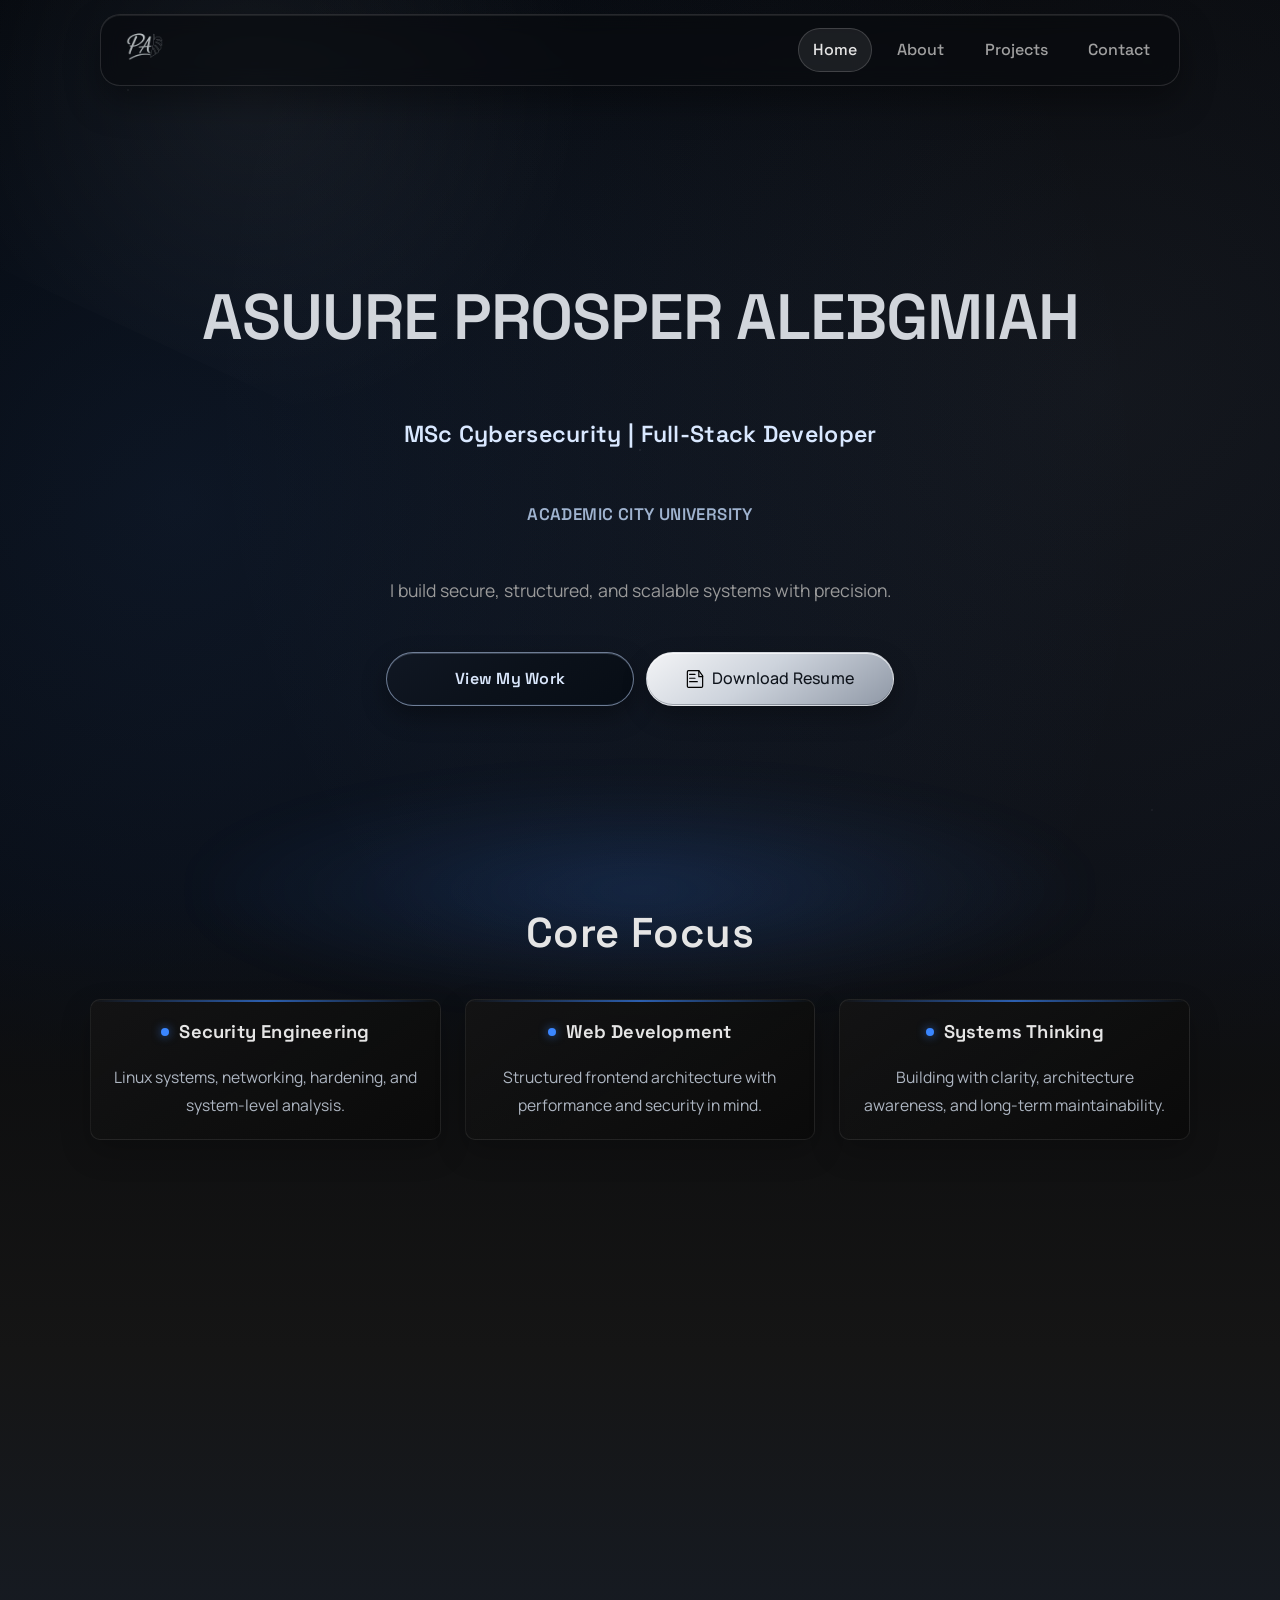
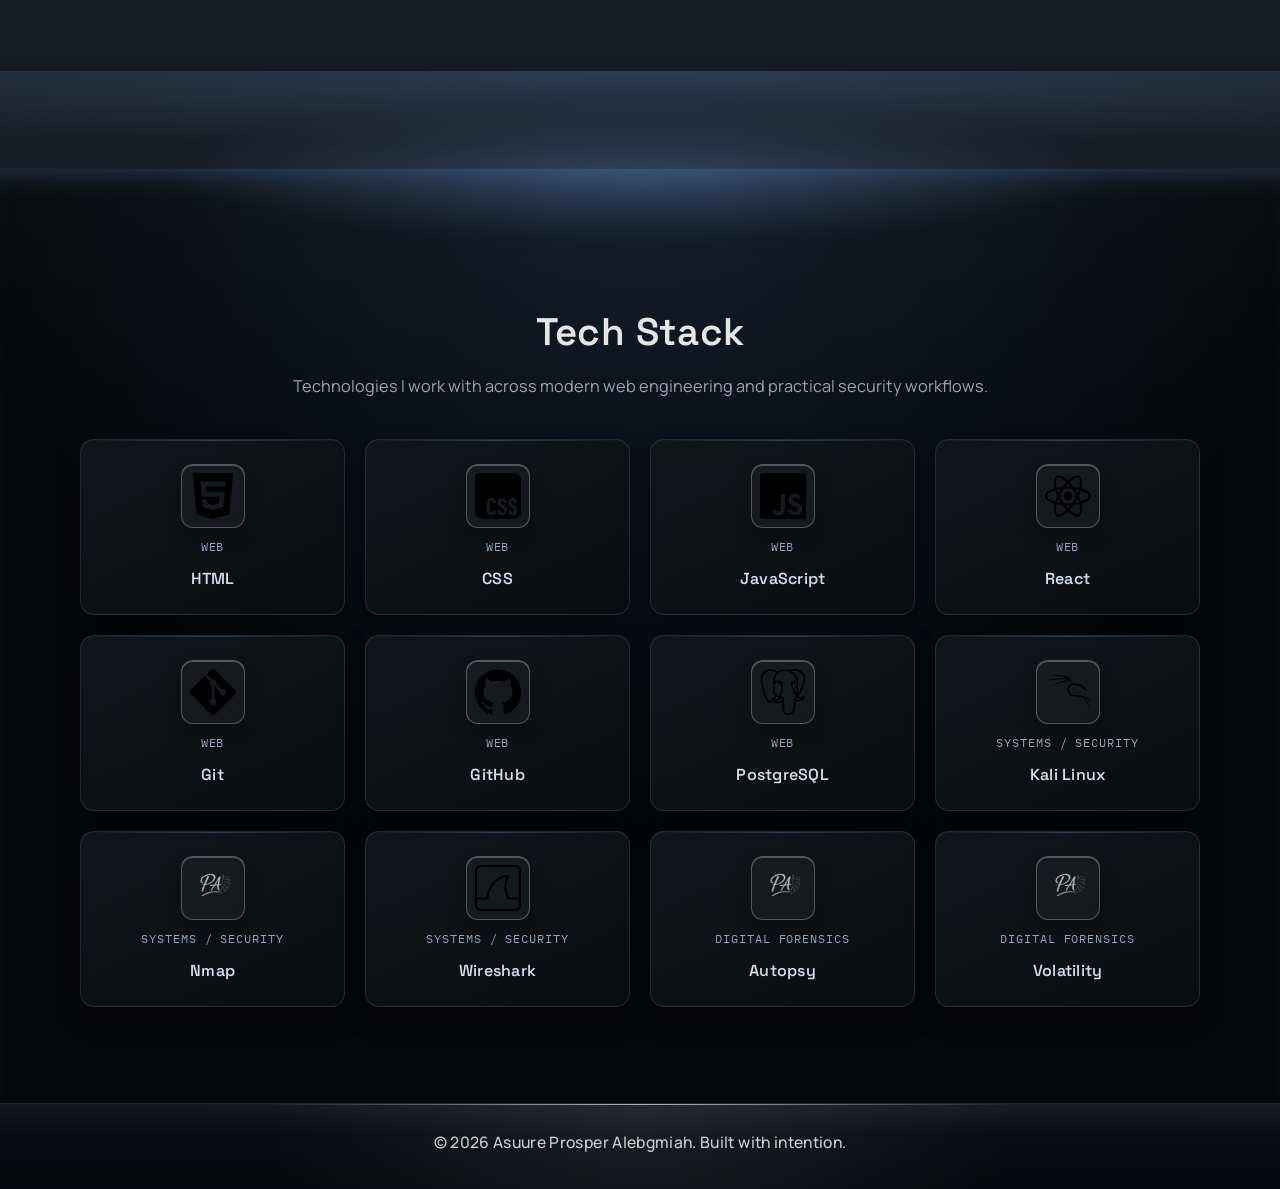
<file: index.html>
<!doctype html>
<html lang="en">
  <head>
    <meta charset="UTF-8" />
    <meta name="viewport" content="width=device-width, initial-scale=1.0" />
    <title>Asuure Prosper's Portfolio</title>
    <link rel="preconnect" href="https://fonts.googleapis.com" />
    <link rel="preconnect" href="https://fonts.gstatic.com" crossorigin />
    <link
      href="https://fonts.googleapis.com/css2?family=IBM+Plex+Mono:wght@500;600&family=Manrope:wght@400;500;600;700&family=Space+Grotesk:wght@500;600;700&display=swap"
      rel="stylesheet"
    />
    <link
      rel="icon"
      type="image/png"
      sizes="32x32"
      href="./assets/images/title-icon/generated-image_5.png"
    />

    <link rel="stylesheet" href="styles.css" />
    <script src="./script.js" defer></script>
  </head>

  <body class="home">
    <header class="navbar" id="siteNavbar">
      <div class="nav-container">
        <a class="logo" href="index.html" aria-label="Go to homepage">
          <img
            id="logo-icon2"
            class="logo-icon"
            src="./assets/images/nav-icon/generated-image_4.png"
            alt="Asuure Prosper logo"
          />
        </a>
        <button
          class="nav-toggle"
          type="button"
          aria-label="Toggle navigation menu"
          aria-expanded="false"
          aria-controls="primary-nav"
        >
          <span></span>
          <span></span>
          <span></span>
        </button>
        <nav class="nav-menu" aria-label="Primary navigation">
          <ul class="nav-links" id="primary-nav">
            <li><a href="index.html" class="active">Home</a></li>
            <li><a href="about.html">About</a></li>
            <li><a href="projects.html">Projects</a></li>
            <li><a href="contact.html">Contact</a></li>
          </ul>
        </nav>
      </div>
    </header>

    <main>
      <section class="hero">
        <div class="container hero-content">
          <div class="particles"></div>
          <h1>ASUURE PROSPER ALEBGMIAH</h1>
          <h2>MSc Cybersecurity | Full-Stack Developer</h2>
          <h3>Academic City University</h3>
          <p class="hero-subtext">
            I build secure, structured, and scalable systems with precision.
          </p>
          <div class="hero-actions">
            <a href="projects.html" class="btn-primary">View My Work</a>
            <a
              href="./assets/documents/ASUURE-PROSPER-ALEBGMIAH-CV-CyberPrime.pdf"
              class="btn-secondary"
              download="Asuure_Prosper_Alebgmiah_Resume.pdf"
              aria-label="Download resume"
            >
              <img
                src="./assets/images/resume-svg/document-svgrepo-com.svg"
                alt=""
                class="btn-icon"
                aria-hidden="true"
              />
              <span>Download Resume</span>
            </a>
          </div>
        </div>
      </section>

      <section class="core-focus">
        <div class="container">
          <h2>Core Focus</h2>
          <div class="focus-grid">
            <div class="focus-card">
              <div class="content-wrapper">
                <h3>Security Engineering</h3>
                <p>
                  Linux systems, networking, hardening, and system-level
                  analysis.
                </p>
              </div>
            </div>

            <div class="focus-card">
              <div class="content-wrapper">
                <h3>Web Development</h3>
                <p>
                  Structured frontend architecture with performance and security
                  in mind.
                </p>
              </div>
            </div>

            <div class="focus-card">
              <div class="content-wrapper">
                <h3>Systems Thinking</h3>
                <p>
                  Building with clarity, architecture awareness, and long-term
                  maintainability.
                </p>
              </div>
            </div>
          </div>
        </div>
      </section>

      <section class="tech-stack-section" aria-labelledby="tech-stack-title">
        <div class="tech-stack-inner">
          <header class="tech-stack-header">
            <h2 id="tech-stack-title">Tech Stack</h2>
            <p>
              Technologies I work with across modern web engineering and
              practical security workflows.
            </p>
          </header>

          <div class="tech-grid" role="list">
            <article class="tech-card tech-html">
              <img
                src="./assets/images/html5-svg/html5.svg"
                alt="HTML logo placeholder"
                loading="lazy"
              />
              <p class="tech-domain">Web</p>
              <h3>HTML</h3>
            </article>

            <article class="tech-card tech-css">
              <img
                src="./assets/images/css-svg/css.svg"
                alt="CSS logo placeholder"
                loading="lazy"
              />
              <p class="tech-domain">Web</p>
              <h3>CSS</h3>
            </article>

            <article class="tech-card tech-javascript">
              <img
                src="./assets/images/javascript-svg/javascript.svg"
                alt="JavaScript logo placeholder"
                loading="lazy"
              />
              <p class="tech-domain">Web</p>
              <h3>JavaScript</h3>
            </article>

            <article class="tech-card tech-react">
              <img
                src="./assets/images/react-svg/react.svg"
                alt="React logo placeholder"
                loading="lazy"
              />
              <p class="tech-domain">Web</p>
              <h3>React</h3>
            </article>

            <article class="tech-card tech-git">
              <img
                src="./assets/images/git-svg/git .svg"
                alt="Git logo placeholder"
                loading="lazy"
              />
              <p class="tech-domain">Web</p>
              <h3>Git</h3>
            </article>

            <article class="tech-card tech-github">
              <img
                src="./assets/images/github-svg/github.svg"
                alt="GitHub logo placeholder"
                loading="lazy"
              />
              <p class="tech-domain">Web</p>
              <h3>GitHub</h3>
            </article>

            <article class="tech-card tech-postgres">
              <img
                src="./assets/images/postgres-svg/postgresql.svg"
                alt="PostgreSQL logo placeholder"
                loading="lazy"
              />
              <p class="tech-domain">Web</p>
              <h3>PostgreSQL</h3>
            </article>

            <article class="tech-card tech-kali">
              <img
                src="./assets/images/kali-linux-svg/kalilinux.svg"
                alt="Kali Linux logo placeholder"
                loading="lazy"
              />
              <p class="tech-domain">Systems / Security</p>
              <h3>Kali Linux</h3>
            </article>

            <article class="tech-card tech-nmap">
              <img
                src="./assets/images/nav-icon/generated-image_4.png"
                alt="Nmap logo placeholder"
                loading="lazy"
              />
              <p class="tech-domain">Systems / Security</p>
              <h3>Nmap</h3>
            </article>

            <article class="tech-card tech-wireshark">
              <img
                src="./assets/images/wireshark-svg/wireshark.svg"
                alt="Wireshark logo placeholder"
                loading="lazy"
              />
              <p class="tech-domain">Systems / Security</p>
              <h3>Wireshark</h3>
            </article>

            <article class="tech-card tech-autopsy">
              <img
                src="./assets/images/nav-icon/generated-image_4.png"
                alt="Autopsy logo placeholder"
                loading="lazy"
              />
              <p class="tech-domain">Digital Forensics</p>
              <h3>Autopsy</h3>
            </article>

            <article class="tech-card tech-volatility">
              <img
                src="./assets/images/nav-icon/generated-image_4.png"
                alt="Volatility logo placeholder"
                loading="lazy"
              />
              <p class="tech-domain">Digital Forensics</p>
              <h3>Volatility</h3>
            </article>
          </div>
        </div>
      </section>
    </main>

    <footer class="footer">
      <div class="container">
        <p>&copy; 2026 Asuure Prosper Alebgmiah. Built with intention.</p>
      </div>
    </footer>
  </body>
</html>
</file>
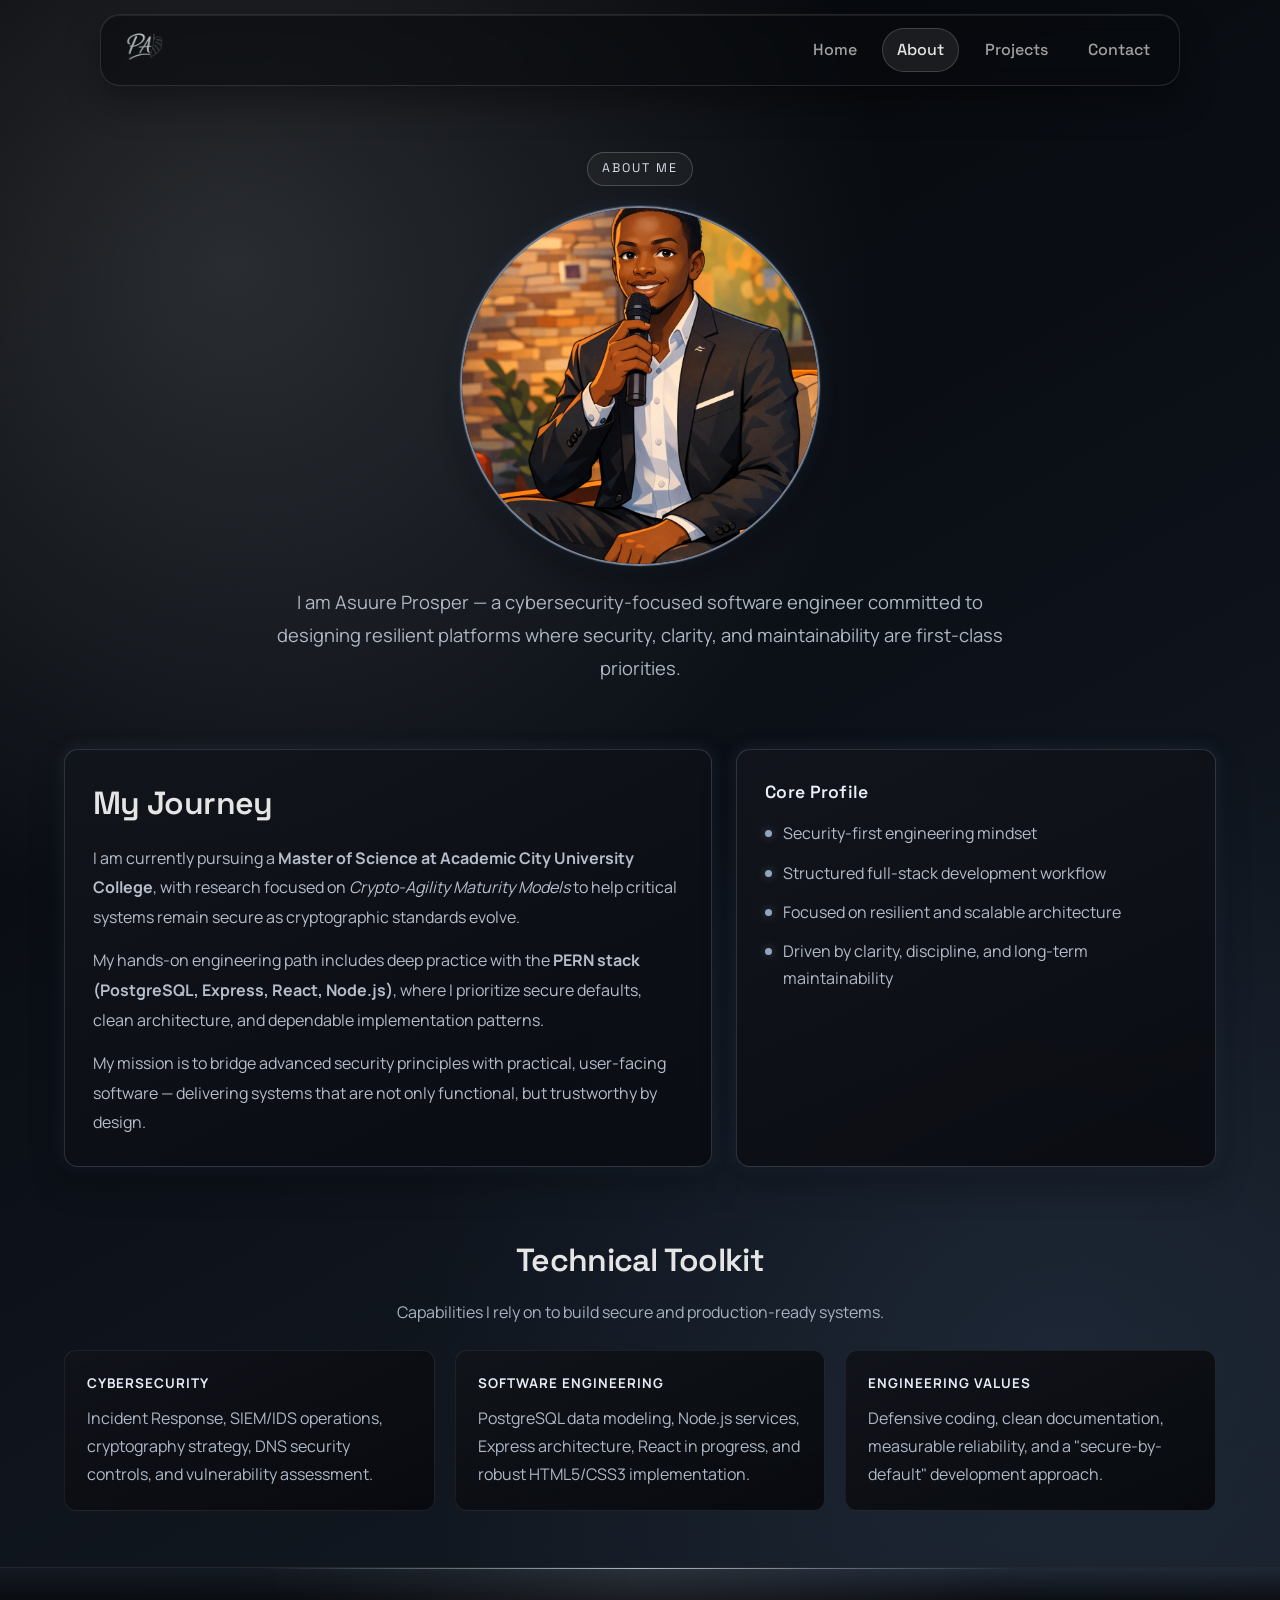
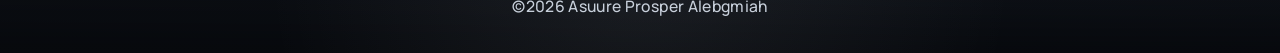
<file: about.html>
<!doctype html>
<html lang="en">
  <head>
    <meta charset="UTF-8" />
    <meta name="viewport" content="width=device-width, initial-scale=1.0" />
    <title>Asuure Prosper's Portfolio</title>
    <link rel="preconnect" href="https://fonts.googleapis.com" />
    <link rel="preconnect" href="https://fonts.gstatic.com" crossorigin />
    <link
      href="https://fonts.googleapis.com/css2?family=IBM+Plex+Mono:wght@500;600&family=Manrope:wght@400;500;600;700&family=Space+Grotesk:wght@500;600;700&display=swap"
      rel="stylesheet"
    />
    <link rel="icon" type="image/png" sizes="32x32" href="./assets/images/title-icon/generated-image_5.png" />
    <link rel="stylesheet" href="styles.css" />
     <script src="./script.js" defer></script>
  </head>

  <body class="about-theme">
     <header class="navbar" id="siteNavbar">
      <div class="nav-container">
        <a class="logo" href="index.html" aria-label="Go to homepage">
          <img
            class="logo-icon"
            src="./assets/images/nav-icon/generated-image_4.png"
            alt="Asuure Prosper logo"
          />
        </a>
        <button
          class="nav-toggle"
          type="button"
          aria-label="Toggle navigation menu"
          aria-expanded="false"
          aria-controls="primary-nav"
        >
          <span></span>
          <span></span>
          <span></span>
        </button>
        <nav class="nav-menu" aria-label="Primary navigation">
          <ul class="nav-links" id="primary-nav">
            <li><a href="index.html">Home</a></li>
            <li><a href="about.html" class="active">About</a></li>
            <li><a href="projects.html">Projects</a></li>
            <li><a href="contact.html">Contact</a></li>
          </ul>
        </nav>
      </div>
    </header>

    <main class="about-page">
      <section class="about-hero">
        <div class="container about-hero-inner">
          <p class="about-kicker">About Me</p>
          <img
            class="about-profile-image"
            src="./assets/images/about-profile-png/ChatGPT Image Feb 15, 2026, 11_52_13 AM.png"
            alt="Asuure Prosper profile picture"
          />
          <p class="about-subtitle">
            I am Asuure Prosper — a cybersecurity-focused software engineer
            committed to designing resilient platforms where security, clarity,
            and maintainability are first-class priorities.
          </p>
        </div>
      </section>

      <section class="about-section-block">
        <div class="container about-grid">
          <article class="about-panel about-story">
            <h2>My Journey</h2>
            <p>
              I am currently pursuing a
              <strong>Master of Science at Academic City University College</strong>,
              with research focused on
              <em>Crypto-Agility Maturity Models</em> to help critical systems remain
              secure as cryptographic standards evolve.
            </p>
            <p>
              My hands-on engineering path includes deep practice with the
              <strong>PERN stack (PostgreSQL, Express, React, Node.js)</strong>, where I
              prioritize secure defaults, clean architecture, and dependable
              implementation patterns.
            </p>
            <p>
              My mission is to bridge advanced security principles with practical,
              user-facing software — delivering systems that are not only functional,
              but trustworthy by design.
            </p>
          </article>

          <aside class="about-panel about-highlight">
            <h3>Core Profile</h3>
            <ul class="about-points">
              <li>Security-first engineering mindset</li>
              <li>Structured full-stack development workflow</li>
              <li>Focused on resilient and scalable architecture</li>
              <li>Driven by clarity, discipline, and long-term maintainability</li>
            </ul>
          </aside>
        </div>
      </section>

      <section class="about-section-block about-toolkit-wrap">
        <div class="container">
          <div class="about-heading">
            <h2>Technical Toolkit</h2>
            <p>Capabilities I rely on to build secure and production-ready systems.</p>
          </div>

          <div class="toolkit-grid">
            <article class="toolkit-card">
              <h4>Cybersecurity</h4>
              <p>
                Incident Response, SIEM/IDS operations, cryptography strategy,
                DNS security controls, and vulnerability assessment.
              </p>
            </article>

            <article class="toolkit-card">
              <h4>Software Engineering</h4>
              <p>
                PostgreSQL data modeling, Node.js services, Express architecture,
                React in progress, and robust HTML5/CSS3 implementation.
              </p>
            </article>

            <article class="toolkit-card">
              <h4>Engineering Values</h4>
              <p>
                Defensive coding, clean documentation, measurable reliability,
                and a "secure-by-default" development approach.
              </p>
            </article>
          </div>
        </div>
      </section>
    </main>

    <footer>
      <p>&copy;2026 Asuure Prosper Alebgmiah</p>
    </footer>
  </body>
</html>
</file>
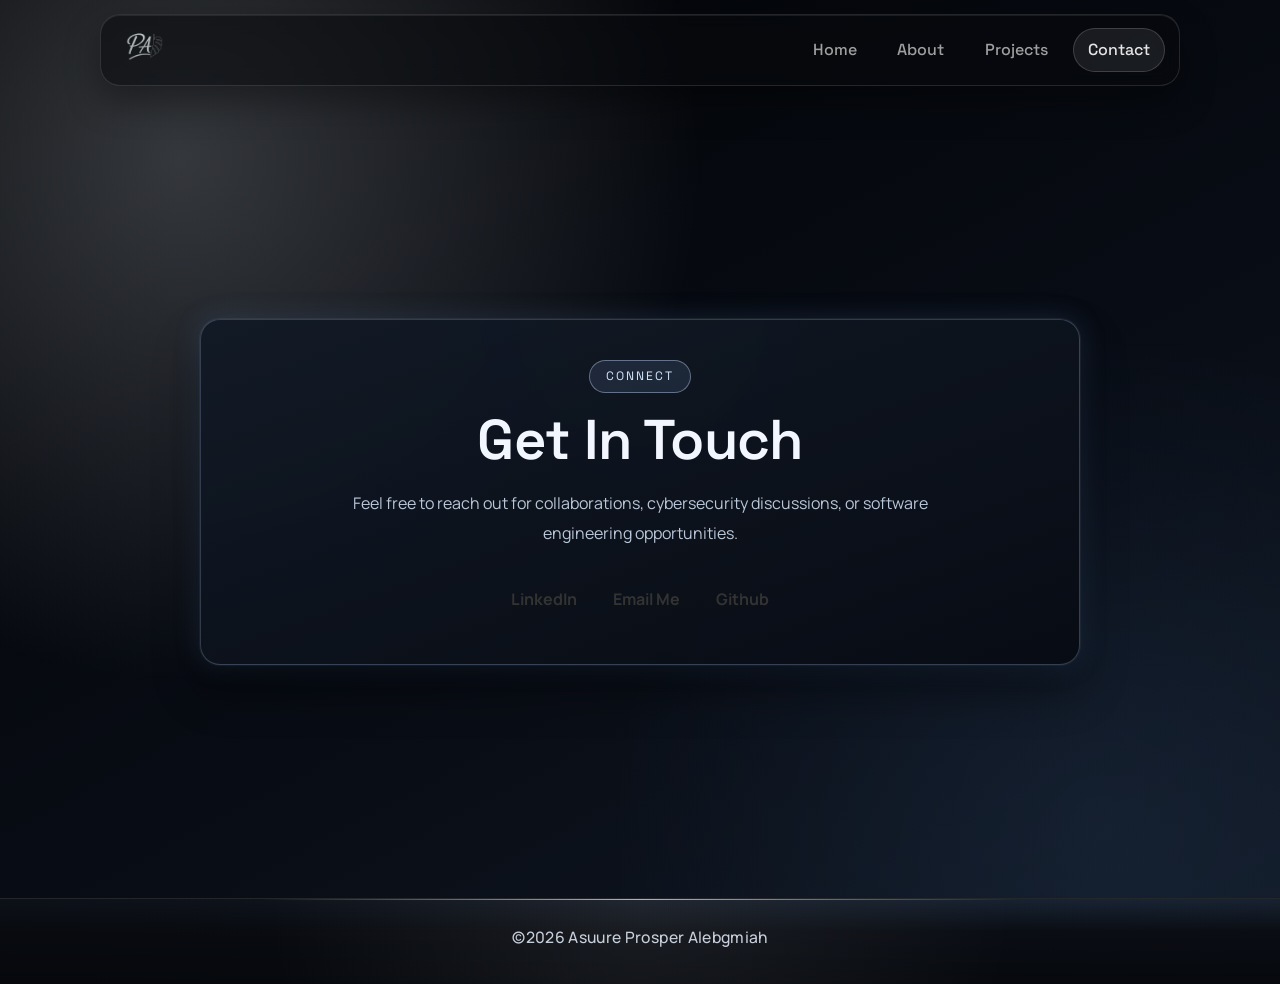
<file: contact.html>
<!doctype html>
<html lang="en">
   <head>
    <meta charset="UTF-8" />
    <meta name="viewport" content="width=device-width, initial-scale=1.0" />
    <title>Asuure Prosper's Portfolio</title>
    <link rel="preconnect" href="https://fonts.googleapis.com" />
    <link rel="preconnect" href="https://fonts.gstatic.com" crossorigin />
    <link
      href="https://fonts.googleapis.com/css2?family=IBM+Plex+Mono:wght@500;600&family=Manrope:wght@400;500;600;700&family=Space+Grotesk:wght@500;600;700&display=swap"
      rel="stylesheet"
    />
    <link rel="icon" type="image/png" sizes="32x32" href="./assets/images/title-icon/generated-image_5.png" />
    <link rel="stylesheet" href="styles.css" />
     <script src="./script.js" defer></script>
  </head>

  <body class="contact-page">
     <header class="navbar" id="siteNavbar">
      <div class="nav-container">
        <a class="logo" href="index.html" aria-label="Go to homepage">
          <img
            class="logo-icon"
            src="./assets/images/nav-icon/generated-image_4.png"
            alt="Asuure Prosper logo"
          />
        </a>
        <button
          class="nav-toggle"
          type="button"
          aria-label="Toggle navigation menu"
          aria-expanded="false"
          aria-controls="primary-nav"
        >
          <span></span>
          <span></span>
          <span></span>
        </button>
        <nav class="nav-menu" aria-label="Primary navigation">
          <ul class="nav-links" id="primary-nav">
            <li><a href="index.html">Home</a></li>
            <li><a href="about.html">About</a></li>
            <li><a href="projects.html">Projects</a></li>
            <li><a href="contact.html" class="active">Contact</a></li>
          </ul>
        </nav>
      </div>
    </header>

    <main class="contact-main">
      <section class="contact-hero" aria-labelledby="contact-hero-title">
        <div class="container contact-hero-inner">
          <p class="contact-kicker">Connect</p>
          <h1 id="contact-hero-title">Get In Touch</h1>
          <p class="contact-subtext">
            Feel free to reach out for collaborations, cybersecurity discussions,
            or software engineering opportunities.
          </p>

          <div class="social-links">
            <a
              href="https://www.linkedin.com/in/prosper-alebgmiah-asuure-727830253"
              target="_blank"
              rel="noopener noreferrer"
              class="social-btn linkedin"
              >LinkedIn</a
            >
            <a
              href="mailto:asuureprosperalebgmiah@gmail.com"
              target="_blank"
              rel="noopener noreferrer"
              class="social-btn email"
              >Email Me</a
            >
            <a
              href="https://github.com/asuureprosperalebgmiah"
              target="_blank"
              rel="noopener noreferrer"
              class="social-btn github"
              >Github</a
            >
          </div>
        </div>
      </section>
    </main>

    <footer>
      <p>&copy;2026 Asuure Prosper Alebgmiah</p>
    </footer>
  </body>
</html>
</file>
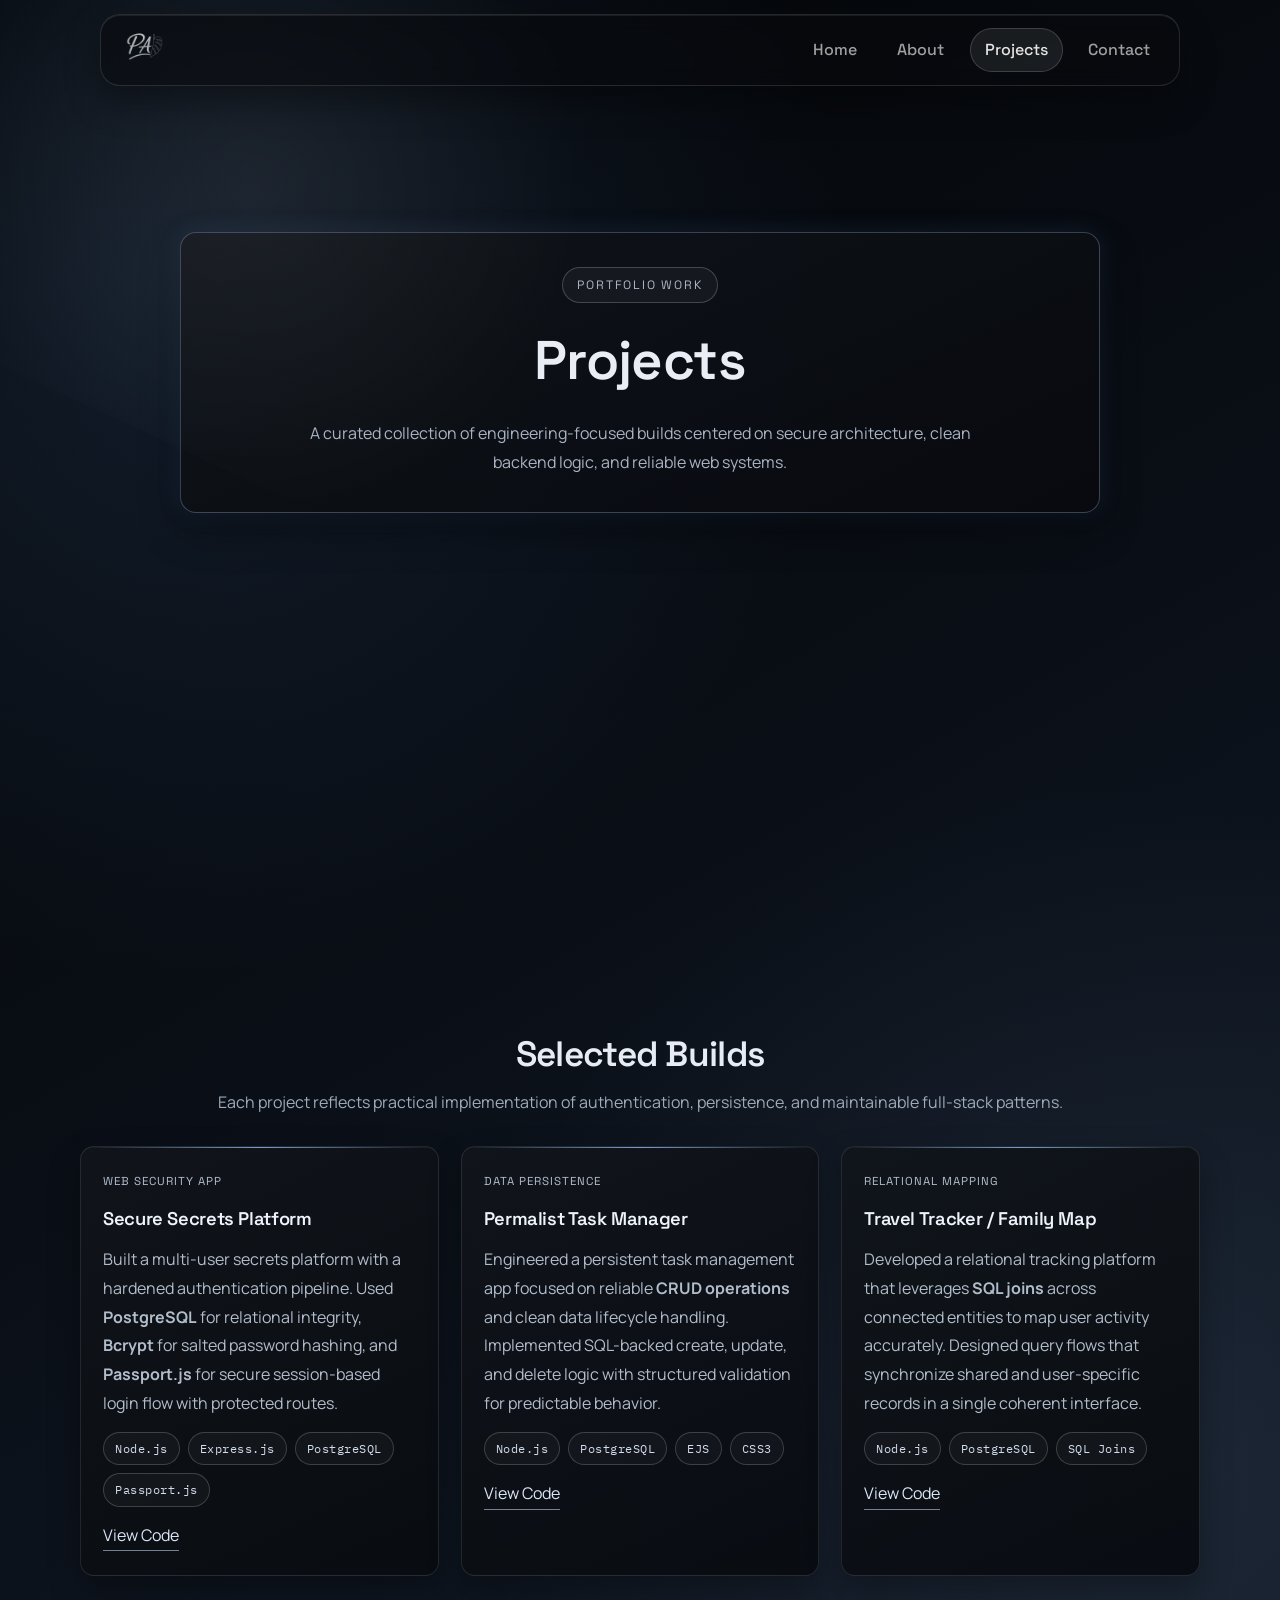
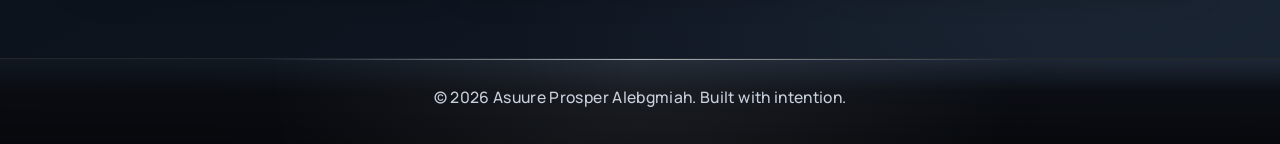
<file: projects.html>
<!doctype html>
<html lang="en">
  <head>
    <meta charset="UTF-8" />
    <meta name="viewport" content="width=device-width, initial-scale=1.0" />
    <title>Asuure Prosper's Portfolio</title>
    <link rel="preconnect" href="https://fonts.googleapis.com" />
    <link rel="preconnect" href="https://fonts.gstatic.com" crossorigin />
    <link
      href="https://fonts.googleapis.com/css2?family=IBM+Plex+Mono:wght@500;600&family=Manrope:wght@400;500;600;700&family=Space+Grotesk:wght@500;600;700&display=swap"
      rel="stylesheet"
    />
    <link
      rel="icon"
      type="image/png"
      sizes="32x32"
      href="./assets/images/title-icon/generated-image_5.png"
    />
    <link rel="stylesheet" href="styles.css" />
    <script src="./script.js" defer></script>
  </head>

  <body class="project-page">
    <header class="navbar" id="siteNavbar">
      <div class="nav-container">
        <a class="logo" href="index.html" aria-label="Go to homepage">
          <img
            class="logo-icon"
            src="./assets/images/nav-icon/generated-image_4.png"
            alt="Asuure Prosper logo"
          />
        </a>
        <button
          class="nav-toggle"
          type="button"
          aria-label="Toggle navigation menu"
          aria-expanded="false"
          aria-controls="primary-nav"
        >
          <span></span>
          <span></span>
          <span></span>
        </button>
        <nav class="nav-menu" aria-label="Primary navigation">
          <ul class="nav-links" id="primary-nav">
            <li><a href="index.html">Home</a></li>
            <li><a href="about.html">About</a></li>
            <li><a href="projects.html" class="active">Projects</a></li>
            <li><a href="contact.html">Contact</a></li>
          </ul>
        </nav>
      </div>
    </header>

    <main class="projects-main">
      <section class="projects-hero hero" aria-labelledby="projects-hero-title">
        <div class="container projects-hero-inner">
          <p class="projects-kicker">Portfolio Work</p>
          <h1 id="projects-hero-title">Projects</h1>
          <p>
            A curated collection of engineering-focused builds centered on
            secure architecture, clean backend logic, and reliable web systems.
          </p>
        </div>
      </section>

      <section
        class="projects-showcase"
        aria-labelledby="projects-showcase-title"
      >
        <div class="container projects-shell">
          <header class="projects-section-heading">
            <h2 id="projects-showcase-title">Selected Builds</h2>
            <p>
              Each project reflects practical implementation of authentication,
              persistence, and maintainable full-stack patterns.
            </p>
          </header>

          <div class="projects-grid">
            <article class="project-item">
              <p class="project-type">Web Security App</p>
              <h3>Secure Secrets Platform</h3>
              <p>
                Built a multi-user secrets platform with a hardened
                authentication pipeline. Used <strong>PostgreSQL</strong> for
                relational integrity, <strong>Bcrypt</strong> for salted
                password hashing, and <strong>Passport.js</strong> for secure
                session-based login flow with protected routes.
              </p>
              <ul class="project-tech-list" aria-label="Tech used">
                <li class="tech-node">Node.js</li>
                <li class="tech-express">Express.js</li>
                <li class="tech-postgres">PostgreSQL</li>
                <li class="tech-passport">Passport.js</li>
              </ul>
              <a href="#" class="project-link">View Code</a>
            </article>

            <article class="project-item">
              <p class="project-type">Data Persistence</p>
              <h3>Permalist Task Manager</h3>
              <p>
                Engineered a persistent task management app focused on reliable
                <strong>CRUD operations</strong> and clean data lifecycle
                handling. Implemented SQL-backed create, update, and delete
                logic with structured validation for predictable behavior.
              </p>
              <ul class="project-tech-list" aria-label="Tech used">
                <li class="tech-node">Node.js</li>
                <li class="tech-postgres">PostgreSQL</li>
                <li class="tech-ejs">EJS</li>
                <li class="tech-css3">CSS3</li>
              </ul>
              <a href="#" class="project-link">View Code</a>
            </article>

            <article class="project-item">
              <p class="project-type">Relational Mapping</p>
              <h3>Travel Tracker / Family Map</h3>
              <p>
                Developed a relational tracking platform that leverages
                <strong>SQL joins</strong> across connected entities to map user
                activity accurately. Designed query flows that synchronize
                shared and user-specific records in a single coherent interface.
              </p>
              <ul class="project-tech-list" aria-label="Tech used">
                <li class="tech-node">Node.js</li>
                <li class="tech-postgres">PostgreSQL</li>
                <li class="tech-sql">SQL Joins</li>
              </ul>
              <a href="#" class="project-link">View Code</a>
            </article>
          </div>
        </div>
      </section>
    </main>

    <footer class="footer">
      <div class="container">
        <p>&copy; 2026 Asuure Prosper Alebgmiah. Built with intention.</p>
      </div>
    </footer>
  </body>
</html>
</file>
<file: styles.css>
:root {
  /*
    ==================================================
    STYLE ORDER GUIDE
    1) Theme tokens (:root)
    2) Base / reset / typography
    3) Global layout helpers
    4) Shared components (navbar, buttons, footer)
    5) Home sections
    6) Shared/legacy utility blocks
    7) Page-specific sections (Contact, Projects, Tech Stack, About)
    8) Responsive overrides (kept near related sections)
    ==================================================
  */

  --bg-primary: #111;
  --bg-secondary: #1a1a1a;
  --text-primary: #e5e5e5;
  --text-muted: #a0a0a0;
  --accent: #3a86ff;
  --tech-section-bg: #060709;
  --tech-card-bg: linear-gradient(155deg, #121519 0%, #0b0d11 100%);
  --tech-card-border: rgba(147, 163, 184, 0.18);
  --tech-card-border-hover: rgba(93, 134, 189, 0.45);
  --tech-glow: rgba(74, 122, 183, 0.18);
  --tech-logo-bg: rgba(255, 255, 255, 0.03);
  --tech-label: #91a3bb;
  --tech-accent-line: rgba(86, 132, 189, 0.55);

  --spacing-sm: 8px;
  --spacing-md: 16px;
  --spacing-lg: 32px;

  --black-void: #000000;
  --steel-dark: #1a1a1a;
  --silver-brushed: linear-gradient(
    145deg,
    #e5e7eb 0%,
    #9ca3af 50%,
    #4b5563 100%
  );
  --silver-glow: rgba(255, 255, 255, 0.15);
  --text-silver: #d1d5db; /* Light metallic gray */
  --text-bright: #ffffff;
}

* {
  /* ========== Base Reset ========== */
  margin: 0;
  padding: 0;
  box-sizing: border-box;
}

html {
  -webkit-text-size-adjust: 100%;
  text-size-adjust: 100%;
}

img {
  max-width: 100%;
  height: auto;
  display: block;
}

a,
button {
  touch-action: manipulation;
}

a:focus-visible,
button:focus-visible {
  outline: 2px solid rgba(209, 231, 255, 0.9);
  outline-offset: 3px;
}

body {
  font-family: "Manrope", "Inter", sans-serif;
  color: var(--text-silver);
  background-color: var(--black-void);
  background:
    radial-gradient(
      circle at 15% 25%,
      rgba(58, 134, 255, 0.06),
      transparent 40%
    ),
    linear-gradient(145deg, #000000 0%, #0c0c0c 50%, #151515 100%);
  line-height: 1.6;
  overflow-x: hidden;
  background-attachment: fixed;
}

/* =========================
   Cross-Page Identity Layer
   (same theme, unique mood)
   ========================= */
body.home {
  background:
    radial-gradient(circle at 14% 18%, rgba(74, 132, 221, 0.14), transparent 38%),
    radial-gradient(circle at 86% 14%, rgba(180, 202, 236, 0.08), transparent 34%),
    linear-gradient(145deg, #000000 0%, #0a0d14 52%, #121926 100%);
}

body.about-theme {
  background:
    radial-gradient(circle at 18% 16%, rgba(223, 229, 238, 0.16), transparent 38%),
    radial-gradient(circle at 82% 82%, rgba(121, 162, 221, 0.1), transparent 38%),
    linear-gradient(150deg, #040507 0%, #0d121a 54%, #161d27 100%);
}

h1,
h2,
h3,
.nav-links a,
.btn-primary,
.projects-kicker,
.about-kicker,
.contact-kicker,
.project-type {
  font-family: "Space Grotesk", "Manrope", sans-serif;
}

.project-tech-list li,
.pill,
.tech-domain {
  font-family: "IBM Plex Mono", "Consolas", monospace;
}

h1,
h2,
h3 {
  font-weight: 600;
  letter-spacing: -0.02em;
}

.nav-links a,
.btn-primary {
  font-weight: 500;
}

.container {
  /* ========== Global Layout Helper ========== */
  width: 90%;
  max-width: var(--max-width);
  margin: 0 auto;
}

/* =========================
   Floating Navbar
   ========================= */
.navbar {
  --nav-height: 72px;
  --nav-collapsed-size: 70px;

  position: fixed;
  top: 14px;
  left: 50%;
  transform: translateX(-50%);
  z-index: 1000;

  width: min(92vw, 1080px);
  height: var(--nav-height);
  padding: 8px max(14px, env(safe-area-inset-right)) 8px max(14px, env(safe-area-inset-left));

  border-radius: 20px;
  border: 1px solid rgba(255, 255, 255, 0.12);
  background: rgba(8, 10, 14, 0.56);
  backdrop-filter: blur(10px);
  -webkit-backdrop-filter: blur(10px);

  box-shadow:
    0 16px 34px rgba(0, 0, 0, 0.34),
    inset 0 1px 0 rgba(255, 255, 255, 0.08);

  transition:
    width 0.35s ease,
    height 0.35s ease,
    border-radius 0.35s ease,
    padding 0.35s ease,
    background 0.35s ease,
    box-shadow 0.35s ease,
    border-color 0.35s ease;
}

.nav-container {
  display: flex;
  justify-content: space-between;
  align-items: center;
  gap: 14px;
  width: 100%;
  height: 100%;
}

.logo {
  display: inline-flex;
  align-items: center;
  justify-content: center;
  flex: 0 0 auto;
}

.logo-icon {
  display: block;
  width: 54px;
  height: 54px;
  object-fit: contain;
  image-rendering: -webkit-optimize-contrast;
  image-rendering: optimizeQuality;
  transition:
    width 0.35s ease,
    height 0.35s ease,
    filter 0.3s ease,
    transform 0.3s ease;
}

/* When navbar is scrolled */
#siteNavbar.scrolled .logo-icon {
  content: url("./assets/images/title-icon/generated-image_5.png");
}

.logo:hover .logo-icon {
  filter:
    drop-shadow(0 0 8px rgba(229, 231, 235, 0.45))
    drop-shadow(0 0 16px rgba(209, 213, 219, 0.35));
  transform: translateY(-1px);
}

.nav-menu {
  display: flex;
  justify-content: flex-end;
  flex: 1 1 auto;
  min-width: 0;
  max-width: 900px;
  opacity: 1;
  transform: translateX(0);
  transition:
    opacity 0.25s ease,
    transform 0.35s ease,
    max-width 0.35s ease;
}

.nav-links {
  list-style: none;
  display: flex;
  align-items: center;
  gap: 0.65rem;
  padding: 2px 0;
}

.nav-links a {
  position: relative;
  display: inline-flex;
  align-items: center;
  justify-content: center;
  text-decoration: none;
  color: var(--text-muted);
  padding: 8px 14px;
  min-height: 44px;
  border-radius: 999px;
  border: 1px solid transparent;
  overflow: hidden;
  transition:
    transform 0.25s ease,
    box-shadow 0.25s ease,
    color 0.25s ease,
    border-color 0.25s ease,
    background 0.25s ease;
}

.nav-links a::before {
  content: "";
  position: absolute;
  inset: 0;
  background: linear-gradient(120deg, transparent 25%, rgba(255, 255, 255, 0.3) 50%, transparent 75%);
  transform: translateX(-130%);
  transition: transform 0.7s ease;
  pointer-events: none;
}

.nav-links a:hover {
  background: linear-gradient(145deg, #f3f4f6 0%, #cdd3dc 45%, #8f98a6 100%);
  color: #0f141c;
  transform: translateY(-2px);
  border-color: rgba(255, 255, 255, 0.8);
  box-shadow:
    0 12px 24px rgba(0, 0, 0, 0.32),
    inset 0 1px 0 rgba(255, 255, 255, 0.7),
    inset 0 -1px 0 rgba(47, 55, 67, 0.35);
}

.nav-links a:hover::before {
  transform: translateX(130%);
}

.nav-links a.active {
  background: rgba(255, 255, 255, 0.08);
  border-color: rgba(255, 255, 255, 0.16);
  color: var(--text-primary);
}

.nav-toggle {
  display: none;
  border: 1px solid rgba(255, 255, 255, 0.2);
  background: rgba(255, 255, 255, 0.04);
  border-radius: 10px;
  width: 44px;
  height: 44px;
  padding: 9px 8px;
  cursor: pointer;
}

.nav-toggle span {
  display: block;
  width: 100%;
  height: 2px;
  margin: 4px 0;
  border-radius: 999px;
  background: #dce6f6;
}

.navbar.collapsed {
  width: var(--nav-collapsed-size);
  height: var(--nav-collapsed-size);
  padding: 6px;
  border-radius: 999px;
  background: rgba(7, 9, 12, 0.72);
}

.navbar.collapsed .nav-container {
  justify-content: center;
}

.navbar.collapsed .logo-icon {
  width: 60px;
  height: 60px;
}

.navbar.collapsed .nav-menu {
  opacity: 0;
  max-width: 0;
  transform: translateX(10px);
  pointer-events: none;
  overflow: hidden;
}

.navbar.expanded {
  width: min(92vw, 1080px);
  height: var(--nav-height);
  padding: 8px 14px;
  border-radius: 20px;
}

.navbar.expanded .logo-icon {
  width: 54px;
  height: 54px;
}

.navbar.expanded .nav-menu {
  opacity: 1;
  max-width: 900px;
  max-height: 100px;
  transform: translateX(0);
  /*
    Prevent a split-second hover/click on links while the navbar is still
    expanding. JS will add `.nav-ready` after the expand transition finishes.
  */
  pointer-events: none;
}

.navbar.expanded.nav-ready .nav-menu {
  pointer-events: auto;
}

@media (max-width: 768px) {
  /* ========== Navbar / Navigation Responsive ========== */
  .navbar {
    width: min(95vw, 680px);
    --nav-height: 64px;
    border-radius: 16px;
    padding: 7px max(10px, env(safe-area-inset-right)) 7px max(10px, env(safe-area-inset-left));
  }

  .logo-icon {
    width: 48px;
    height: 48px;
  }

  .nav-links {
    gap: 0.45rem;
  }

  .nav-links a {
    padding: 8px 11px;
    font-size: 0.9rem;
  }

  .nav-toggle {
    display: inline-block;
    margin-left: auto;
    flex: 0 0 auto;
  }

  .nav-menu {
    position: absolute;
    top: calc(100% + 10px);
    left: 10px;
    right: 10px;
    max-width: none;
    opacity: 0;
    transform: translateY(-8px);
    pointer-events: none;
    max-height: 0;
    overflow: hidden;
    border-radius: 14px;
    border: 1px solid rgba(255, 255, 255, 0.14);
    background: rgba(8, 10, 14, 0.96);
    backdrop-filter: blur(8px);
    -webkit-backdrop-filter: blur(8px);
    box-shadow: 0 18px 36px rgba(0, 0, 0, 0.4);
    transition:
      opacity 0.22s ease,
      transform 0.22s ease,
      max-height 0.22s ease;
  }

  .navbar.mobile-menu-open .nav-menu {
    opacity: 1;
    transform: translateY(0);
    pointer-events: auto;
    max-height: 360px;
  }

  .nav-links {
    flex-direction: column;
    align-items: stretch;
    gap: 0;
    padding: 8px;
  }

  .nav-links li {
    width: 100%;
  }

  .nav-links a {
    width: 100%;
    justify-content: flex-start;
    border-radius: 10px;
  }

  .navbar.collapsed,
  .navbar.expanded {
    width: min(95vw, 680px);
    height: var(--nav-height);
    border-radius: 16px;
    padding: 7px max(10px, env(safe-area-inset-right)) 7px max(10px, env(safe-area-inset-left));
  }

  .navbar.collapsed .nav-container {
    justify-content: space-between;
  }

  .navbar.collapsed .nav-menu {
    opacity: 0;
    max-width: none;
    transform: translateY(-8px);
    pointer-events: none;
  }

  .navbar.collapsed .logo-icon {
    width: 48px;
    height: 48px;
  }
}

@media (max-width: 600px) {
  .navbar {
    top: max(10px, env(safe-area-inset-top));
    width: min(96vw, 620px);
  }

  .nav-container {
    gap: 10px;
  }

  .nav-links {
    gap: 0.35rem;
  }

  .nav-links a {
    padding: 8px 10px;
    font-size: 0.86rem;
  }

  .hero {
    min-height: 100svh;
    height: auto;
    padding: 24px 0;
  }

  .hero-content {
    gap: 1.8rem;
    width: min(94vw, 680px);
  }

  .hero-subtext {
    font-size: clamp(0.95rem, 3.4vw, 1.05rem);
  }

  .social-links {
    flex-wrap: wrap;
    gap: 8px;
  }

  .social-btn {
    min-height: 44px;
    display: inline-flex;
    align-items: center;
    justify-content: center;
  }
}

@media (max-width: 420px) {
  .logo-icon {
    width: 42px;
    height: 42px;
  }

  .navbar.collapsed .logo-icon {
    width: 42px;
    height: 42px;
  }

  .nav-links a {
    padding: 8px 9px;
    font-size: 0.82rem;
  }

  .projects-shell,
  .tech-stack-inner,
  .core-focus .container {
    width: min(94vw, 1120px);
  }
}

@media (hover: none) {
  /* ========== Touch Device Interaction Normalization ========== */
  .nav-links a:hover,
  .btn-primary:hover,
  .project-item:hover,
  .tech-card:hover,
  .toolkit-card:hover,
  .focus-card:hover,
  .project-tech-list li:hover,
  .social-btn:hover {
    transform: none;
  }

  .social-btn:hover {
    padding: 12px;
  }
}

@media (prefers-reduced-motion: reduce) {
  /* ========== Accessibility: Reduced Motion ========== */
  *,
  *::before,
  *::after {
    animation: none !important;
    transition-duration: 0.01ms !important;
    transition-delay: 0ms !important;
    scroll-behavior: auto !important;
  }
}

.hero {
  /* =========================
     Home - Hero Section
     ========================= */
  display: flex;
  justify-content: center;
  align-items: center;
  min-height: 100svh;
  height: auto;
  position: relative;
  padding: clamp(72px, 10vh, 110px) 0 clamp(28px, 6vh, 64px);
  text-align: center;
  overflow: visible;
}

/* Prevent fixed navbar from overlapping first hero section on reduced screens */
body > main > .hero:first-child {
  padding-top: calc(clamp(92px, 14vh, 132px) + env(safe-area-inset-top));
}
.hero::before {
  content: "";
  position: absolute;
  top: -20%;
  left: -10%;
  width: 60%;
  height: 60%;
  background: radial-gradient(
    circle,
    rgba(255, 255, 255, 0.06),
    transparent 70%
  );
  transform: rotate(25deg);
  pointer-events: none;
}

.hero-content {
  display: flex;
  flex-direction: column;
  justify-content: center;
  align-items: center;
  gap: 3rem;
  text-align: center;
}

.hero h1 {
  font-size: 2.8rem;
  margin-bottom: 0rem;
  font-size: clamp(2.5rem, 5vw, 4rem);
  font-weight: 600;
  letter-spacing: -1px;
  margin-bottom: var(--space-md);
}

.hero-subtext {
  color: var(--text-muted);
  font-size: 1.1rem;
  margin-bottom: var(--space-lg);
  max-width: 600px;
  margin-left: auto;
  margin-right: auto;
  color: #9a9a9a;
  margin: 0 auto var(--space-lg);
}

.home .hero-content h2 {
  color: #d9e8ff;
  font-size: clamp(1.15rem, 2.2vw, 1.45rem);
  letter-spacing: 0.3px;
}

.home .hero-content h3 {
  color: #9fb3cf;
  font-size: clamp(0.95rem, 1.8vw, 1.05rem);
  letter-spacing: 0.4px;
  text-transform: uppercase;
}

.particles {
  position: fixed;
  inset: 0;
  background-image: 
    radial-gradient(1px 1px at 10% 10%, rgba(255, 255, 255, 0.2), transparent),
    radial-gradient(1.5px 1.5px at 50% 50%, rgba(255, 255, 255, 0.1), transparent),
    radial-gradient(1px 1px at 90% 90%, rgba(255, 255, 255, 0.15), transparent);
  background-size: 100% 100%;
  opacity: 1;
  z-index: -1;
  animation: drift 20s linear infinite;
}

@keyframes drift {
  0% {
    background-position: 0 0;
  }
  100% {
    background-position: 100% 100%;
  }
}

.btn-primary {
  position: relative;
  display: inline-flex;
  align-items: center;
  justify-content: center;
  gap: 10px;
  padding: 13px 28px;
  border-radius: 999px;
  border: 1px solid rgba(153, 172, 201, 0.7);
  background: linear-gradient(145deg, #101723 0%, #0b111a 52%, #070d15 100%);
  color: #d9e6fb;
  text-decoration: none;
  font-weight: 620;
  letter-spacing: 0.25px;
  box-shadow:
    0 10px 24px rgba(0, 0, 0, 0.34),
    inset 0 1px 0 rgba(196, 215, 245, 0.22),
    inset 0 -1px 0 rgba(19, 31, 48, 0.6);
  overflow: hidden;
  transition:
    transform 0.25s ease,
    box-shadow 0.25s ease,
    border-color 0.25s ease,
    filter 0.25s ease;
}

.btn-primary::before {
  content: "";
  position: absolute;
  inset: 0;
  background: linear-gradient(120deg, transparent 25%, rgba(255, 255, 255, 0.22) 50%, transparent 75%);
  transform: translateX(-130%);
  transition: transform 0.7s ease;
}

.btn-primary:hover {
  transform: translateY(-3px);
  border-color: rgba(188, 212, 247, 0.92);
  box-shadow:
    0 16px 30px rgba(0, 0, 0, 0.4),
    0 0 0 1px rgba(125, 164, 219, 0.38);
  filter: brightness(1.05);
}

.btn-primary:hover::before {
  transform: translateX(130%);
}

.btn-primary:active {
  transform: translateY(-1px) scale(0.99);
}

.btn-primary:focus-visible {
  outline: none;
  box-shadow:
    0 0 0 3px rgba(9, 12, 20, 0.9),
    0 0 0 5px rgba(148, 186, 237, 0.55),
    0 14px 26px rgba(0, 0, 0, 0.35);
}

.hero-actions {
  display: flex;
  align-items: center;
  justify-content: center;
  gap: 12px;
  flex-wrap: wrap;
}

.hero-actions .btn-primary,
.hero-actions .btn-secondary {
  width: 248px;
  justify-content: center;
}

.btn-icon {
  width: 18px;
  height: 18px;
  object-fit: contain;
  flex: 0 0 18px;
}

.btn-secondary {
  position: relative;
  display: inline-flex;
  align-items: center;
  justify-content: center;
  gap: 8px;
  padding: 13px 22px;
  border-radius: 999px;
  border: 1px solid rgba(229, 231, 235, 0.55);
  background: linear-gradient(145deg, #f3f4f6 0%, #cdd3dc 45%, #8f98a6 100%);
  color: #0f141c;
  text-decoration: none;
  font-weight: 500;
  letter-spacing: 0.2px;
  box-shadow:
    0 10px 24px rgba(0, 0, 0, 0.28),
    inset 0 1px 0 rgba(255, 255, 255, 0.72),
    inset 0 -1px 0 rgba(47, 55, 67, 0.35);
  overflow: hidden;
  transition:
    transform 0.25s ease,
    box-shadow 0.25s ease,
    border-color 0.25s ease,
    filter 0.25s ease,
    color 0.25s ease,
    background 0.25s ease;
}

.btn-secondary::before {
  content: "";
  position: absolute;
  inset: 0;
  background: linear-gradient(120deg, transparent 25%, rgba(255, 255, 255, 0.35) 50%, transparent 75%);
  transform: translateX(-130%);
  transition: transform 0.7s ease;
}

.btn-secondary:hover {
  transform: translateY(-3px);
  border-color: rgba(255, 255, 255, 0.85);
  box-shadow:
    0 16px 30px rgba(0, 0, 0, 0.36),
    0 0 0 1px rgba(255, 255, 255, 0.22);
  filter: brightness(1.05);
}

.btn-secondary:hover::before {
  transform: translateX(130%);
}

.btn-secondary:active {
  transform: translateY(-1px) scale(0.99);
}

.btn-secondary:focus-visible {
  outline: none;
  box-shadow:
    0 0 0 3px rgba(9, 12, 20, 0.9),
    0 0 0 5px rgba(226, 232, 240, 0.55),
    0 14px 26px rgba(0, 0, 0, 0.35);
}

@media (max-width: 600px) {
  .hero-actions .btn-primary,
  .hero-actions .btn-secondary {
    width: min(92vw, 320px);
  }
}

.core-focus {
  /* =========================
     Home - Core Focus Section
     ========================= */
  display: flex;
  flex-direction: column;
  align-items: center;
  justify-content: flex-start;
  min-height: 100vh;
  height: auto;
  padding: calc(var(--space-xl) + 56px) 0 calc(var(--space-xl) + 12px);
  position: relative;
  isolation: isolate;
  background:
    linear-gradient(
      180deg,
      rgba(12, 12, 12, 0) 0%,
      rgba(15, 15, 15, 0.85) 20%,
      #151515 50%,
      #161b23 82%,
      #121821 100%
    );
}

.core-focus::before {
  content: "";
  position: absolute;
  top: -120px;
  left: 50%;
  transform: translateX(-50%);
  width: min(880px, 92vw);
  height: 220px;
  background: radial-gradient(
    ellipse at center,
    rgba(58, 134, 255, 0.18) 0%,
    rgba(58, 134, 255, 0.06) 45%,
    transparent 75%
  );
  filter: blur(18px);
  pointer-events: none;
  z-index: -1;
}

.core-focus::after {
  content: "";
  position: absolute;
  left: 0;
  right: 0;
  bottom: -1px;
  height: 130px;
  background:
    radial-gradient(130% 95% at 50% 0%, rgba(112, 172, 247, 0.18), transparent 62%),
    linear-gradient(180deg, rgba(147, 187, 241, 0.06), rgba(15, 21, 30, 0));
  pointer-events: none;
  z-index: -1;
}

.core-focus .container {
  display: grid;
  gap: 28px;
  width: min(1100px, 92vw);
}

.core-focus h2 {
  text-align: center;
  margin-bottom: 4px;
  letter-spacing: 0.4px;
  font-size: clamp(1.9rem, 3.4vw, 2.6rem);
  color: var(--text-primary);
}

.focus-grid {
  display: grid;
  grid-template-columns: repeat(3, minmax(220px, 1fr));
  align-items: stretch;
  gap: 24px;
  width: 100%;
}

.focus-card {
  min-height: 100%;
  padding: var(--space-lg);
  background: linear-gradient(145deg, rgba(20, 20, 20, 0.95), rgba(10, 10, 10, 0.92));
  border: 1px solid rgba(255, 255, 255, 0.08);
  border-radius: 10px;
  box-shadow: 0 12px 30px rgba(0, 0, 0, 0.22);
  display: grid;
  align-content: start;
  gap: 10px;
  position: relative;
  overflow: hidden;
  transition:
    transform 0.3s ease,
    border-color 0.3s ease,
    box-shadow 0.3s ease;
}

.focus-card::before {
  content: "";
  position: absolute;
  top: 0;
  left: 0;
  width: 100%;
  height: 2px;
  background: linear-gradient(90deg, rgba(58, 134, 255, 0), rgba(58, 134, 255, 0.95), rgba(58, 134, 255, 0));
  opacity: 0.7;
}

.focus-card h3 {
  display: flex;
  align-items: center;
  gap: 10px;
  color: var(--text-primary);
  font-size: 1.15rem;
  font-weight: 650;
  letter-spacing: 0.2px;
  line-height: 1.35;
  transition: color 0.3s ease;
}

.focus-card h3::before {
  content: "";
  width: 8px;
  height: 8px;
  border-radius: 50%;
  background: var(--accent);
  box-shadow: 0 0 10px rgba(58, 134, 255, 0.65);
  flex-shrink: 0;
}

.focus-card:hover {
  transform: translateY(-5px);
  border-color: var(--accent);
  box-shadow: 0 20px 38px rgba(58, 134, 255, 0.12);
}

.focus-card:hover h3 {
  color: #f4f8ff;
}

.focus-card p {
  color: #aeb6c2;
  font-size: 0.98rem;
  line-height: 1.75;
  margin-top: 0;
  max-width: 36ch;
}

@media (max-width: 960px) {
  .focus-grid {
    grid-template-columns: repeat(2, minmax(240px, 1fr));
  }
}

@media (max-width: 640px) {
  .core-focus {
    padding: calc(var(--space-xl) + 20px) 0 var(--space-xl);
  }

  .core-focus .container {
    gap: 22px;
  }

  .focus-grid {
    grid-template-columns: 1fr;
  }
}

/* =========================
   Home - Tech Stack Section
   ========================= */
.tech-stack-section {
  width: 100%;
  margin-top: -32px;
  padding: 132px 0 96px;
  background:
    radial-gradient(circle at 50% 0%, rgba(80, 148, 236, 0.14), transparent 58%),
    var(--tech-section-bg);
  position: relative;
  isolation: isolate;
  border-top: 1px solid rgba(142, 181, 234, 0.15);
  box-shadow: inset 0 24px 36px -30px rgba(110, 165, 237, 0.45);
}

.tech-stack-section::before {
  content: "";
  position: absolute;
  left: 50%;
  top: 0;
  transform: translate(-50%, -45%);
  width: min(980px, 96vw);
  height: 130px;
  border-radius: 999px;
  background: radial-gradient(ellipse at center, rgba(126, 182, 255, 0.28), rgba(126, 182, 255, 0) 70%);
  filter: blur(12px);
  pointer-events: none;
  z-index: -1;
}

.tech-stack-section::after {
  content: "";
  position: absolute;
  inset: 0;
  background: linear-gradient(180deg, rgba(255, 255, 255, 0.02), transparent 26%);
  pointer-events: none;
  z-index: -1;
}

.tech-stack-inner {
  width: min(1120px, 92vw);
  margin: 0 auto;
}

.tech-stack-header {
  text-align: center;
  margin: 0 auto 38px;
  max-width: 760px;
}

.tech-stack-header h2 {
  color: var(--text-primary);
  font-size: clamp(1.95rem, 3vw, 2.5rem);
  letter-spacing: 0.35px;
}

.tech-stack-header p {
  margin-top: 10px;
  color: #9aa4b2;
  font-size: 1.02rem;
  line-height: 1.75;
}

.tech-grid {
  display: grid;
  grid-template-columns: repeat(4, minmax(0, 1fr));
  gap: 20px;
}

.tech-card {
  --tech-neon: rgba(112, 172, 247, 0.45);
  --tech-neon-strong: rgba(112, 172, 247, 0.82);
  --tech-btn-bg: linear-gradient(145deg, #4f8de0 0%, #3a72c5 48%, #2a568f 100%);

  border-radius: 14px;
  padding: 24px 18px 22px;
  background: var(--tech-card-bg);
  border: 1px solid var(--tech-card-border);
  box-shadow: 0 12px 26px rgba(0, 0, 0, 0.3);
  display: grid;
  justify-items: center;
  align-content: center;
  gap: 10px;
  text-align: center;
  transition:
    transform 0.28s ease,
    border-color 0.28s ease,
    box-shadow 0.28s ease;
  position: relative;
  overflow: hidden;
}

.tech-card::before {
  content: "";
  position: absolute;
  top: 0;
  left: 0;
  width: 100%;
  height: 1px;
  background: linear-gradient(90deg, transparent, var(--tech-accent-line), transparent);
  opacity: 0.7;
}

.tech-card img {
  width: 64px;
  height: 64px;
  object-fit: contain;
  border-radius: 12px;
  background: var(--tech-logo-bg);
  padding: 8px;
  border: 1px solid rgba(229, 231, 235, 0.3);
  box-shadow:
    0 8px 18px rgba(0, 0, 0, 0.24),
    inset 0 1px 0 rgba(255, 255, 255, 0.25);
  transition:
    transform 0.25s ease,
    box-shadow 0.25s ease,
    border-color 0.25s ease,
    background 0.25s ease,
    filter 0.25s ease;
}

.tech-domain {
  color: var(--tech-label);
  font-size: 0.72rem;
  letter-spacing: 0.9px;
  text-transform: uppercase;
}

.tech-card h3 {
  color: #d6deea;
  font-size: 1rem;
  letter-spacing: 0.25px;
  font-weight: 560;
}

.tech-card:hover {
  transform: translateY(-4px);
  border-color: var(--tech-neon-strong);
  box-shadow:
    0 16px 30px rgba(0, 0, 0, 0.35),
    0 0 0 1px var(--tech-neon),
    0 0 20px -2px var(--tech-neon);
}

.tech-card:focus-within {
  transform: translateY(-4px);
  border-color: var(--tech-neon-strong);
  box-shadow:
    0 16px 30px rgba(0, 0, 0, 0.35),
    0 0 0 1px var(--tech-neon),
    0 0 20px -2px var(--tech-neon);
}

.tech-card:hover img,
.tech-card:focus-within img,
.tech-card img:hover,
.tech-card img:focus-visible {
  background: var(--tech-btn-bg);
  transform: translateY(-3px);
  border-color: color-mix(in srgb, var(--tech-neon-strong) 70%, #ffffff 30%);
  box-shadow:
    0 14px 26px rgba(0, 0, 0, 0.34),
    0 0 0 1px var(--tech-neon),
    0 0 18px -1px var(--tech-neon);
  filter: brightness(1.06);
}

.tech-card.tech-html {
  --tech-neon: rgba(255, 111, 64, 0.5);
  --tech-neon-strong: rgba(255, 132, 86, 0.88);
  --tech-btn-bg: linear-gradient(145deg, #ff8a5c 0%, #f06432 45%, #b9411f 100%);
}

.tech-card.tech-css {
  --tech-neon: rgba(79, 164, 255, 0.52);
  --tech-neon-strong: rgba(108, 180, 255, 0.9);
  --tech-btn-bg: linear-gradient(145deg, #4d9cff 0%, #2f78e0 46%, #1f4f9b 100%);
}

.tech-card.tech-javascript {
  --tech-neon: rgba(255, 214, 75, 0.5);
  --tech-neon-strong: rgba(255, 226, 110, 0.88);
  --tech-btn-bg: linear-gradient(145deg, #ffe071 0%, #efc948 46%, #a67e19 100%);
}

.tech-card.tech-react {
  --tech-neon: rgba(111, 231, 255, 0.52);
  --tech-neon-strong: rgba(149, 238, 255, 0.9);
  --tech-btn-bg: linear-gradient(145deg, #62e3ff 0%, #34b7dd 46%, #1d7895 100%);
}

.tech-card.tech-git {
  --tech-neon: rgba(255, 125, 85, 0.48);
  --tech-neon-strong: rgba(255, 148, 110, 0.86);
  --tech-btn-bg: linear-gradient(145deg, #ff8b66 0%, #ed5f36 46%, #9d3118 100%);
}

.tech-card.tech-github {
  --tech-neon: rgba(176, 188, 206, 0.42);
  --tech-neon-strong: rgba(206, 214, 228, 0.82);
  --tech-btn-bg: linear-gradient(145deg, #95a1b8 0%, #6d7a93 46%, #444f66 100%);
}

.tech-card.tech-postgres {
  --tech-neon: rgba(88, 150, 233, 0.52);
  --tech-neon-strong: rgba(118, 175, 250, 0.9);
  --tech-btn-bg: linear-gradient(145deg, #67a8f1 0%, #3d79d2 46%, #234d90 100%);
}

.tech-card.tech-kali {
  --tech-neon: rgba(124, 160, 255, 0.48);
  --tech-neon-strong: rgba(149, 179, 255, 0.88);
  --tech-btn-bg: linear-gradient(145deg, #7eabff 0%, #557be0 46%, #334da4 100%);
}

.tech-card.tech-nmap {
  --tech-neon: rgba(113, 254, 184, 0.45);
  --tech-neon-strong: rgba(145, 255, 202, 0.86);
  --tech-btn-bg: linear-gradient(145deg, #65f3bd 0%, #37bf8f 46%, #1e7d5e 100%);
}

.tech-card.tech-wireshark {
  --tech-neon: rgba(113, 200, 255, 0.52);
  --tech-neon-strong: rgba(146, 214, 255, 0.9);
  --tech-btn-bg: linear-gradient(145deg, #74c9ff 0%, #4597da 46%, #2a5f94 100%);
}

.tech-card.tech-autopsy {
  --tech-neon: rgba(194, 153, 255, 0.5);
  --tech-neon-strong: rgba(212, 179, 255, 0.88);
  --tech-btn-bg: linear-gradient(145deg, #b884ff 0%, #8c5fdb 46%, #56388f 100%);
}

.tech-card.tech-volatility {
  --tech-neon: rgba(255, 126, 197, 0.5);
  --tech-neon-strong: rgba(255, 154, 211, 0.88);
  --tech-btn-bg: linear-gradient(145deg, #ff90d0 0%, #df5dac 46%, #8f2f6b 100%);
}

@media (max-width: 980px) {
  .tech-grid {
    grid-template-columns: repeat(2, minmax(0, 1fr));
  }
}

@media (max-width: 600px) {
  .tech-stack-section {
    padding: 74px 0;
  }

  .tech-grid {
    grid-template-columns: 1fr;
  }
}


:is(.footer, footer) {
  /* =========================
     Shared Footer
     ========================= */
  position: relative;
  display: flex;
  justify-content: center;
  align-items: center;
  margin-top: clamp(0 , 5vw, 56px);
  padding: 26px 0 34px;
  text-align: center;
  border-top: 1px solid rgba(255, 255, 255, 0.12);
  background:
    linear-gradient(180deg, rgba(255, 255, 255, 0.02) 0%, rgba(8, 10, 14, 0.82) 38%, rgba(6, 8, 12, 0.98) 100%);
  overflow: hidden;
  isolation: isolate;
}

:is(.footer, footer)::before {
  content: "";
  position: absolute;
  top: 0;
  left: 50%;
  transform: translateX(-50%);
  width: min(760px, 85vw);
  height: 1px;
  background: linear-gradient(90deg, transparent, rgba(226, 232, 240, 0.72), transparent);
}

:is(.footer, footer)::after {
  content: "";
  position: absolute;
  inset: 0;
  background: radial-gradient(circle at 50% 0%, rgba(226, 232, 240, 0.08), transparent 58%);
  pointer-events: none;
  z-index: -1;
}

:is(.footer, footer) .container {
  width: min(1100px, 92vw);
}

:is(.footer, footer) p {
  margin: 0 auto;
  max-width: 70ch;
  color: #c8d0db;
  font-size: clamp(0.88rem, 1.7vw, 0.98rem);
  font-weight: 500;
  letter-spacing: 0.35px;
  text-shadow: 0 0 18px rgba(255, 255, 255, 0.08);
}

.social-links {
  /* =========================
     Shared Social Buttons
     ========================= */
  display: flex;
  justify-content: center;
  margin-top: 20px;
  gap: 10px;
}

.social-btn {
  text-decoration: none;
  color: #333;
  font-weight: bold;
  transition: all 0.5s;
  padding: 12px;
  border-radius: 5px;
}

.social-btn:hover {
  transform: scale(1.05); /* Slight "pop" effect */
  filter: brightness(1.1); /* Makes the color slightly lighter on hover */
  padding: 12px 24px;
  border-radius: 5px;
}

.linkedin:hover {
  background-color: #0077b5;
  color: #fff;
  border: none;
  border-radius: 5px;
}

.github:hover {
  background-color: #333;
  color: #fff;
  border: none;
  border-radius: 5px;
}

.email:hover {
  background-color: #e67e22;
  color: #fff;
  border: none;
  border-radius: 5px;
}

.project-category {
  /* =========================
     Legacy / Utility Project Blocks
     (kept for compatibility)
     ========================= */
  padding: 100px 0;
  border-bottom: 1px solid #f0f0f0;
  gap: 30px;
  padding: 40px 5%;
}

.card-content h2 {
  font-size: 2.5rem;
  font-weight: 800;
  margin-bottom: 20px;
  color: #1e293b;
}

.project-card {
  display: flex;
  flex-direction: column;
  align-items: center;
  gap: 20px;
  border-radius: 10px;
  padding: 120px 0;
  border-bottom: 1px solid rgba(255, 255, 255, 0.05);
}

 .web {
  background: var(--silver-brushed);
  background-clip: text;
  -webkit-background-clip: text;
  -webkit-text-fill-color: transparent;
  font-weight: 900;
  text-transform: uppercase;
  letter-spacing: 3px;
  font-size: 0.75rem;
}

.project-entry p {
  font-size: 1.1rem;
  max-width: 700px;
  color: #475569;
  margin-bottom: 40px;
}

.resource-card {
  display: flex;
  gap: 60px;
  margin-bottom: 40px;
  flex-wrap: wrap;
}

.resource-card h4 {
  text-transform: uppercase;
  font-size: 0.75rem;
  letter-spacing: 1.5px;
  color: #94a3b8;
  margin-bottom: 15px;
}

.tech-stack {
  display: flex;
  gap: 10px;
  flex-wrap: wrap;
}

.pill {
  padding: 8px 18px; /* Balanced padding */
  border-radius: 50px;
  font-size: 0.85rem;
  font-weight: 600;
  background-color: #050505; /* Single deep black color */
  color: #e2e8f0; /* Metallic silver text */
  -webkit-text-fill-color: #e2e8f0;
  border: 1px solid #e2e8f0;
  transition: background-color 0.3s ease, color 0.3s ease, border-color 0.3s ease, transform 0.3s ease;
  cursor: pointer;
  display: inline-block;
  text-transform: uppercase;
}

.pill:hover,
.pill:focus-visible {
  background-color: #e2e8f0; /* Invert: silver background */
  color: #050505; /* Black text on hover */
  -webkit-text-fill-color: #050505;
  border-color: #ffffff;
  transform: translateY(-2px); /* Added 'px' unit */
}
.text-link {
  text-decoration: none;
  font-weight: 700;
  color: #1e293b;
  border-bottom: 2px solid #336791;
  padding-bottom: 4px;
  transition: color 0.3s ease;
}

.text-link:hover {
  color: #336791;
}

@media (max-width: 768px) {
  .resource-card {
    flex-direction: column;
    gap: 30px;
  }
  .card-content h2 {
    font-size: 1.8rem;
  }
}

.content-wrapper {
  display: flex;
  max-width: 900px;
  margin: 0 auto;
  padding: 20px;
  box-sizing: border-box;
  justify-content: center;
  align-items: center;
  flex-wrap: wrap;
  gap: 20px;
  flex-direction: column;
  text-align: center;
}

/* =========================
   Contact Page
   ========================= */
.contact-page {
  background:
    radial-gradient(circle at 14% 16%, rgba(226, 232, 240, 0.22), transparent 38%),
    radial-gradient(circle at 86% 84%, rgba(104, 170, 255, 0.08), transparent 36%),
    linear-gradient(152deg, #020305 0%, #080c14 54%, #101824 100%);
}

.contact-main {
  padding-top: 102px;
}

.contact-hero {
  min-height: calc(100vh - 104px);
  display: flex;
  align-items: center;
  justify-content: center;
  padding: 44px 0 60px;
}

.contact-hero-inner {
  width: min(880px, 94vw);
  text-align: center;
  display: grid;
  gap: 16px;
  padding: 40px 30px;
  border-radius: 20px;
  border: 1px solid rgba(174, 203, 244, 0.24);
  background:
    linear-gradient(160deg, rgba(18, 26, 38, 0.96), rgba(8, 12, 20, 0.96)),
    radial-gradient(circle at top, rgba(145, 191, 250, 0.12), transparent 48%);
  box-shadow:
    0 24px 46px rgba(0, 0, 0, 0.4),
    0 0 0 1px rgba(255, 255, 255, 0.06),
    0 0 28px rgba(106, 161, 238, 0.18);
}

.contact-kicker {
  justify-self: center;
  border: 1px solid rgba(198, 219, 247, 0.42);
  border-radius: 999px;
  padding: 6px 16px;
  font-size: 0.76rem;
  letter-spacing: 2px;
  text-transform: uppercase;
  color: #d4e4fb;
  background: rgba(133, 173, 233, 0.12);
}

.contact-hero h1 {
  font-size: clamp(2.1rem, 5vw, 3.5rem);
  color: #f1f6ff;
  letter-spacing: -0.65px;
  line-height: 1.12;
}

.contact-subtext {
  max-width: 66ch;
  margin: 0 auto;
  color: #b9c7d9;
  line-height: 1.9;
}

.contact-hero-inner .social-links {
  margin-top: 10px;
  gap: 12px;
}

@media (max-width: 700px) {
  .contact-main {
    padding-top: 86px;
  }

  .contact-hero {
    min-height: auto;
    padding: 30px 0 48px;
  }

  .contact-hero-inner {
    padding: 30px 18px;
    border-radius: 16px;
  }

  .contact-hero-inner .social-links {
    gap: 10px;
  }
}

/* =========================
   Projects Page
   ========================= */
.project-page {
  background:
    radial-gradient(circle at 12% 16%, rgba(92, 151, 228, 0.14), transparent 38%),
    radial-gradient(circle at 88% 82%, rgba(140, 172, 215, 0.1), transparent 36%),
    linear-gradient(150deg, #030405 0%, #0a0f17 50%, #121b28 100%);
}

.projects-main {
  padding-top: 96px;
}

.projects-hero {
  padding: 56px 0 30px;
}

.projects-hero-inner {
  width: min(920px, 94vw);
  text-align: center;
  display: grid;
  gap: 14px;
  margin: 10px auto auto;
  padding: 34px 26px;
  border-radius: 16px;
  border: 1px solid rgba(175, 204, 243, 0.28);
  background: linear-gradient(155deg, rgba(16, 20, 26, 0.94), rgba(8, 10, 15, 0.96));
  box-shadow:
    0 18px 38px rgba(0, 0, 0, 0.35),
    0 0 24px rgba(90, 142, 213, 0.14);
}

.projects-kicker {
  justify-self: center;
  border: 1px solid rgba(255, 255, 255, 0.2);
  border-radius: 999px;
  padding: 6px 14px;
  font-size: 0.76rem;
  letter-spacing: 1.8px;
  text-transform: uppercase;
  color: #c6d2e3;
  background: rgba(255, 255, 255, 0.04);
}

.projects-hero h1 {
  font-size: clamp(2rem, 4.8vw, 3.4rem);
  color: #e9edf5;
  letter-spacing: -0.6px;
}

.projects-hero p {
  color: #a9b4c3;
  max-width: 72ch;
  margin: 0 auto;
  line-height: 1.85;
}

.projects-showcase {
  padding: 30px 0 82px;
}

.projects-shell {
  width: min(1120px, 92vw);
}

.projects-section-heading {
  text-align: center;
  margin-bottom: 30px;
}

.projects-section-heading h2 {
  color: #e7ecf4;
  font-size: clamp(1.5rem, 3vw, 2.2rem);
}

.projects-section-heading p {
  color: #9eabba;
  margin-top: 8px;
}

.projects-grid {
  display: grid;
  grid-template-columns: repeat(3, minmax(0, 1fr));
  gap: 22px;
}

.project-item {
  background: linear-gradient(155deg, rgba(17, 21, 27, 0.96), rgba(9, 12, 17, 0.98));
  border: 1px solid rgba(255, 255, 255, 0.1);
  border-radius: 14px;
  padding: 24px 22px;
  display: grid;
  align-content: start;
  gap: 12px;
  box-shadow: 0 14px 32px rgba(0, 0, 0, 0.3);
  position: relative;
  overflow: hidden;
  transition: transform 0.28s ease, border-color 0.28s ease, box-shadow 0.28s ease;
}

.project-item::before {
  content: "";
  position: absolute;
  top: 0;
  left: 0;
  width: 100%;
  height: 1px;
  background: linear-gradient(90deg, transparent, rgba(135, 180, 240, 0.85), transparent);
}

.project-item:hover {
  transform: translateY(-5px);
  border-color: rgba(124, 163, 214, 0.42);
  box-shadow: 0 18px 36px rgba(10, 26, 44, 0.35);
}

.project-type {
  font-size: 0.72rem;
  letter-spacing: 1px;
  text-transform: uppercase;
  color: #8fa5c2;
}

.project-item h3 {
  color: #eef3fb;
  font-size: 1.15rem;
}

.project-item p {
  color: #b2bdcb;
  line-height: 1.8;
}

.project-tech-list {
  list-style: none;
  display: flex;
  flex-wrap: wrap;
  gap: 8px;
  padding: 0;
  margin: 2px 0 4px;
}

.project-tech-list li {
  font-size: 0.76rem;
  letter-spacing: 0.5px;
  color: #d2dceb;
  border: 1px solid rgba(255, 255, 255, 0.18);
  border-radius: 999px;
  padding: 6px 11px;
  background: rgba(255, 255, 255, 0.03);
  transition:
    transform 0.24s ease,
    border-color 0.24s ease,
    box-shadow 0.24s ease,
    background-color 0.24s ease,
    color 0.24s ease;
}

.project-tech-list li:hover {
  transform: translateY(-2px);
}

.project-tech-list li.tech-node:hover {
  color: #d7ffec;
  background: rgba(31, 176, 118, 0.16);
  border-color: rgba(57, 215, 148, 0.62);
  box-shadow: 0 0 0 1px rgba(57, 215, 148, 0.25);
}

.project-tech-list li.tech-express:hover {
  color: #eef3ff;
  background: rgba(91, 130, 190, 0.18);
  border-color: rgba(126, 170, 238, 0.6);
  box-shadow: 0 0 0 1px rgba(126, 170, 238, 0.24);
}

.project-tech-list li.tech-postgres:hover {
  color: #e7f0ff;
  background: rgba(70, 128, 204, 0.2);
  border-color: rgba(112, 172, 247, 0.62);
  box-shadow: 0 0 0 1px rgba(112, 172, 247, 0.24);
}

.project-tech-list li.tech-passport:hover {
  color: #f5eeff;
  background: rgba(123, 103, 188, 0.2);
  border-color: rgba(159, 139, 233, 0.65);
  box-shadow: 0 0 0 1px rgba(159, 139, 233, 0.24);
}

.project-tech-list li.tech-ejs:hover {
  color: #fff4e9;
  background: rgba(173, 121, 58, 0.22);
  border-color: rgba(221, 165, 98, 0.62);
  box-shadow: 0 0 0 1px rgba(221, 165, 98, 0.24);
}

.project-tech-list li.tech-css3:hover {
  color: #eaf6ff;
  background: rgba(54, 137, 207, 0.2);
  border-color: rgba(94, 175, 245, 0.65);
  box-shadow: 0 0 0 1px rgba(94, 175, 245, 0.24);
}

.project-tech-list li.tech-sql:hover {
  color: #eefff5;
  background: rgba(56, 150, 114, 0.2);
  border-color: rgba(93, 203, 157, 0.62);
  box-shadow: 0 0 0 1px rgba(93, 203, 157, 0.24);
}

.project-link {
  color: #dce7f8;
  text-decoration: none;
  border-bottom: 1px solid rgba(186, 205, 232, 0.6);
  width: fit-content;
  padding-bottom: 2px;
  transition: color 0.25s ease, border-color 0.25s ease;
}

.project-link:hover {
  color: #f5f9ff;
  border-color: rgba(232, 241, 255, 0.95);
}

@media (max-width: 980px) {
  .projects-grid {
    grid-template-columns: repeat(2, minmax(0, 1fr));
  }
}

@media (max-width: 640px) {
  .projects-main {
    padding-top: 86px;
  }

  .projects-hero {
    padding: 34px 0 18px;
  }

  .projects-grid {
    grid-template-columns: 1fr;
  }
}

/* =========================
   About Page
   ========================= */
.about-theme .about-panel {
  border-color: rgba(189, 209, 236, 0.18);
  box-shadow:
    0 16px 34px rgba(0, 0, 0, 0.28),
    0 0 18px rgba(130, 165, 216, 0.12);
}

.about-page {
  padding-top: 104px;
}

.about-hero {
  min-height: 64vh;
  display: flex;
  align-items: center;
  justify-content: center;
  padding: 48px 0 30px;
}

.about-hero-inner {
  text-align: center;
  width: min(900px, 94vw);
  display: grid;
  gap: 20px;
}

.about-profile-image {
  width: clamp(220px, 30vw, 360px);
  aspect-ratio: 1 / 1;
  object-fit: cover;
  object-position: center;
  justify-self: center;
  border-radius: 50%;
  border: 2px solid rgba(201, 219, 244, 0.56);
  background: linear-gradient(155deg, rgba(20, 28, 41, 0.9), rgba(8, 12, 20, 0.95));
  box-shadow:
    0 16px 34px rgba(0, 0, 0, 0.36),
    0 0 0 1px rgba(255, 255, 255, 0.12),
    0 0 22px rgba(88, 122, 176, 0.18);
  filter: saturate(1.04) contrast(1.03);
  transition:
    transform 0.28s ease,
    box-shadow 0.28s ease,
    border-radius 0.28s ease,
    border-color 0.28s ease,
    filter 0.28s ease;
}

.about-profile-image:hover {
  transform: translateY(-4px) scale(1.08);
  border-radius: 24px;
  border-color: rgba(220, 234, 255, 0.9);
  box-shadow:
    0 26px 52px rgba(0, 0, 0, 0.5),
    0 0 0 1px rgba(255, 255, 255, 0.2),
    0 0 34px rgba(99, 141, 209, 0.42),
    0 0 58px rgba(99, 141, 209, 0.28);
  filter: saturate(1.08) contrast(1.05);
}

.about-kicker {
  justify-self: center;
  padding: 6px 14px;
  border-radius: 999px;
  border: 1px solid rgba(255, 255, 255, 0.2);
  color: #d8deea;
  font-size: 0.78rem;
  letter-spacing: 2px;
  text-transform: uppercase;
  background: rgba(255, 255, 255, 0.04);
}

.about-hero h1 {
  font-size: clamp(2rem, 5.2vw, 3.6rem);
  line-height: 1.15;
  color: var(--text-primary);
  letter-spacing: -0.8px;
}

.about-subtitle {
  max-width: 760px;
  margin: 0 auto;
  color: #aeb7c3;
  font-size: clamp(1rem, 2.1vw, 1.15rem);
  line-height: 1.8;
}

.about-section-block {
  padding: 34px 0;
}

.about-grid {
  display: grid;
  grid-template-columns: 1.35fr 1fr;
  gap: 24px;
}

.about-panel {
  background: linear-gradient(155deg, rgba(18, 21, 28, 0.95), rgba(10, 12, 18, 0.96));
  border: 1px solid rgba(255, 255, 255, 0.08);
  border-radius: 14px;
  padding: 28px;
  box-shadow: 0 16px 34px rgba(0, 0, 0, 0.28);
}

.about-story h2,
.about-heading h2 {
  color: var(--text-primary);
  font-size: clamp(1.45rem, 2.9vw, 2rem);
  margin-bottom: 14px;
}

.about-story p {
  color: #b4bdc9;
  line-height: 1.85;
}

.about-story p + p {
  margin-top: 14px;
}

.about-highlight h3 {
  color: #e8edf7;
  margin-bottom: 14px;
  font-size: 1.1rem;
  letter-spacing: 0.3px;
}

.about-points {
  list-style: none;
  display: grid;
  gap: 12px;
}

.about-points li {
  position: relative;
  padding-left: 18px;
  color: #b3bcc9;
  line-height: 1.7;
}

.about-points li::before {
  content: "";
  position: absolute;
  left: 0;
  top: 10px;
  width: 7px;
  height: 7px;
  border-radius: 50%;
  background: #93a4be;
  box-shadow: 0 0 10px rgba(227, 233, 244, 0.28);
}

.about-toolkit-wrap {
  padding-bottom: 56px;
}

.about-heading {
  text-align: center;
  margin-bottom: 24px;
}

.about-heading p {
  color: #a8b2c0;
}

.toolkit-grid {
  display: grid;
  grid-template-columns: repeat(3, minmax(220px, 1fr));
  gap: 20px;
}

.toolkit-card {
  background: linear-gradient(155deg, rgba(17, 19, 25, 0.95), rgba(8, 10, 15, 0.98));
  border: 1px solid rgba(255, 255, 255, 0.08);
  border-radius: 12px;
  padding: 22px;
  transition: transform 0.25s ease, border-color 0.25s ease, box-shadow 0.25s ease;
}

.toolkit-card h4 {
  color: #e5ebf7;
  margin-bottom: 10px;
  text-transform: uppercase;
  letter-spacing: 1px;
  font-size: 0.84rem;
}

.toolkit-card p {
  color: #aeb8c7;
  line-height: 1.75;
}

.toolkit-card:hover {
  transform: translateY(-4px);
  border-color: rgba(222, 230, 244, 0.24);
  box-shadow: 0 18px 32px rgba(0, 0, 0, 0.3);
}

@media (max-width: 900px) {
  .about-grid {
    grid-template-columns: 1fr;
  }

  .toolkit-grid {
    grid-template-columns: 1fr 1fr;
  }
}

@media (max-width: 640px) {
  .about-page {
    padding-top: 88px;
  }

  .about-hero {
    min-height: auto;
    padding: 36px 0 16px;
  }

  .about-panel {
    padding: 22px;
  }

  .about-profile-image {
    width: clamp(180px, 62vw, 280px);
  }

  .toolkit-grid {
    grid-template-columns: 1fr;
  }
}
</file>
